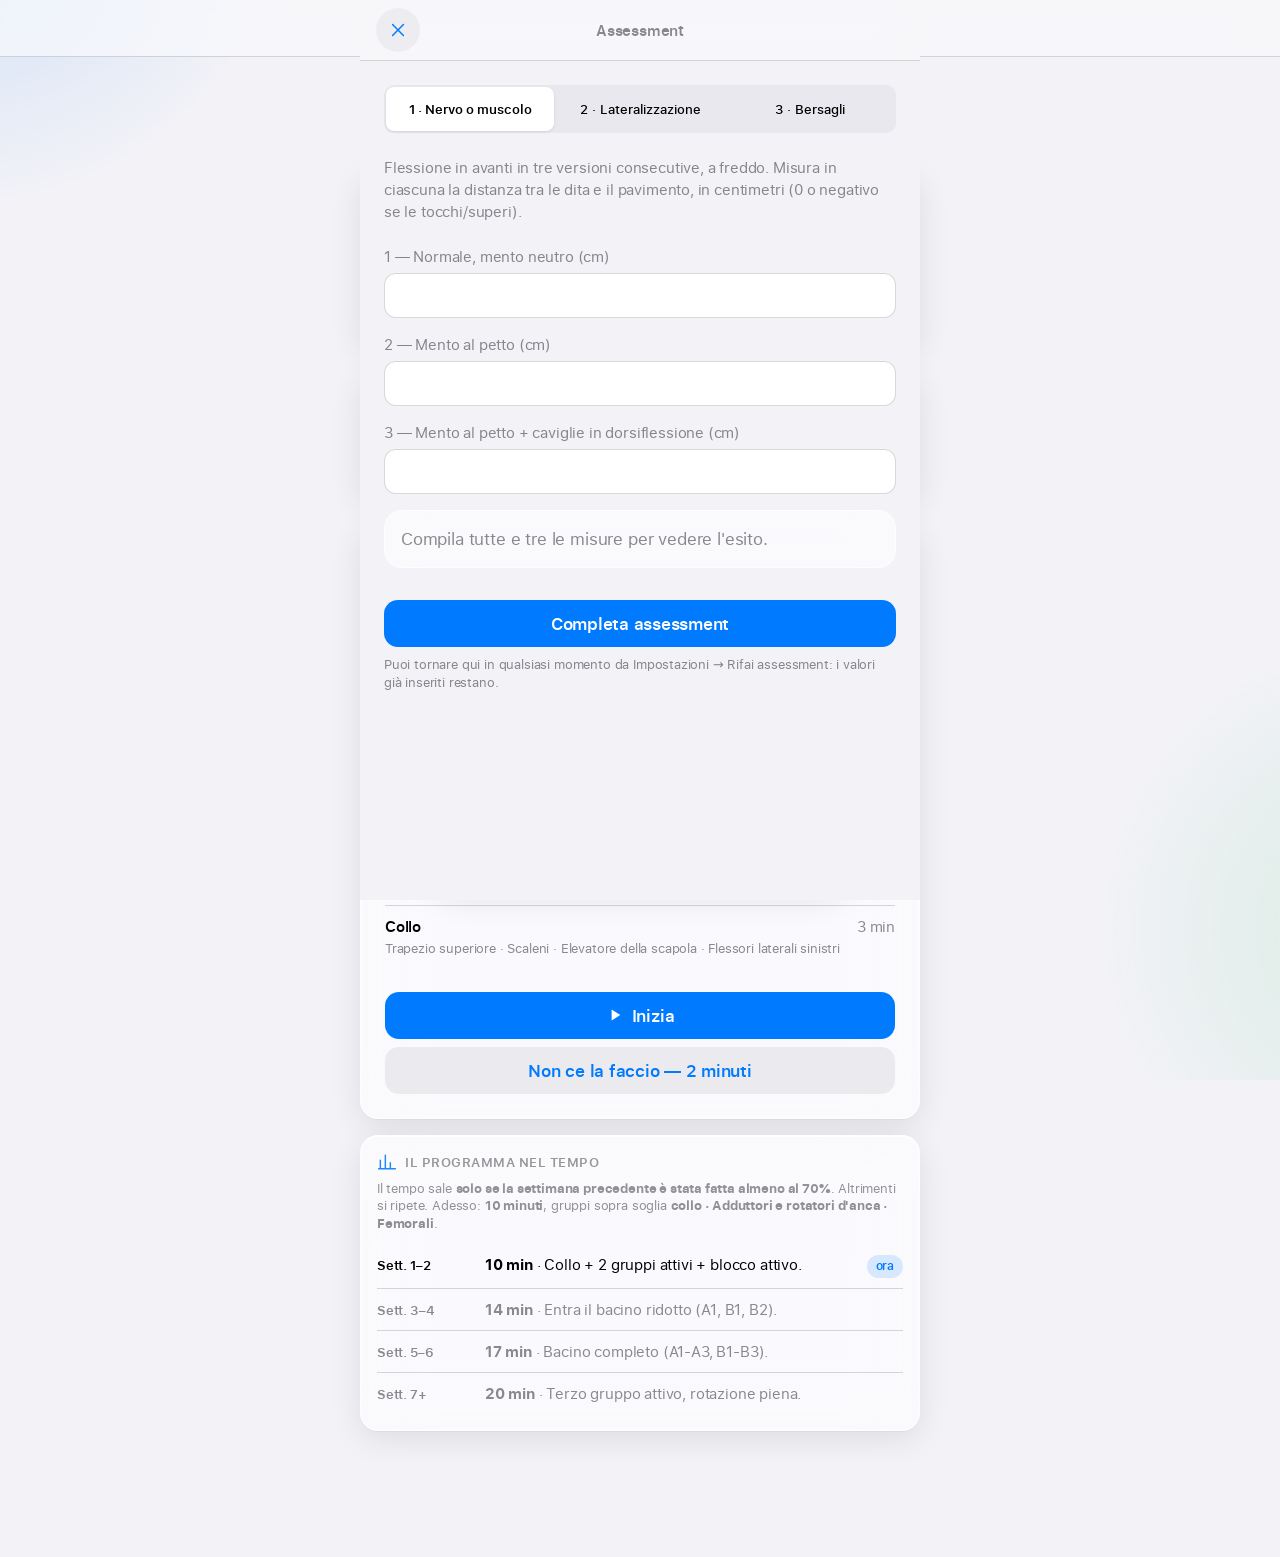
<file: index.html>
<!DOCTYPE html>
<html lang="it">
<head>
<meta charset="UTF-8">
<meta name="viewport" content="width=device-width, initial-scale=1, viewport-fit=cover, maximum-scale=1">
<title>Mobilità — from 0 to hero</title>

<link rel="manifest" href="manifest.json">
<meta name="theme-color" content="#F2F2F7" media="(prefers-color-scheme: light)">
<meta name="theme-color" content="#000000" media="(prefers-color-scheme: dark)">

<!-- iOS home screen -->
<meta name="apple-mobile-web-app-capable" content="yes">
<meta name="apple-mobile-web-app-status-bar-style" content="default">
<meta name="apple-mobile-web-app-title" content="Mobilità">
<link rel="apple-touch-icon" href="icons/apple-touch-icon.png">
<link rel="icon" href="icons/icon-192.png">

<link rel="stylesheet" href="css/style.css">
<script src="config.js"></script>
</head>
<body>

<div id="app">

  <header class="app-header">
    <div class="app-header__interno">
      <span class="app-header__title">Mobilità</span>
      <span style="display:flex;align-items:center;gap:10px">
        <span class="app-header__streak" id="streak-indicator" title="Giorni consecutivi"></span>
        <span class="sync-dot is-off" id="sync-dot" title="Sync non configurato"></span>
      </span>
    </div>
  </header>

  <main class="app-main">

    <!-- ============ VISTA: OGGI ============ -->
    <section class="view" id="view-oggi" data-view="oggi">
      <div id="oggi-body"></div>
    </section>

    <!-- ============ VISTA: PROGRESSI ============ -->
    <section class="view" id="view-progressi" data-view="progressi" hidden>
      <div id="progressi-body"></div>
    </section>

    <!-- ============ VISTA: IMPOSTAZIONI ============ -->
    <section class="view" id="view-impostazioni" data-view="impostazioni" hidden>
      <div class="vista-intestazione">
        <h1 class="titolo-grande">Impostazioni</h1>
      </div>
      <ul class="settings-list">
        <li><button class="btn btn-secondary" id="btn-rifai-assessment">Rifai assessment</button></li>
      </ul>

      <div class="vetro scheda" style="margin-top:16px">
        <div class="scheda__testa">
          <span class="occhiello">Sincronizzazione</span>
          <span class="sync-dot is-off" id="sync-dot-settings" style="margin-left:auto"></span>
        </div>
        <p class="didascalia" id="sync-stato" style="margin-bottom:12px"></p>
        <button class="btn btn-secondary" id="btn-sync-ora">Sincronizza adesso</button>
        <button class="btn btn-secondary" id="btn-svuota-cache" style="margin-top:8px">Svuota cache e ricarica</button>
        <p class="didascalia" style="margin-top:12px">
          I dati stanno in un repo privato su GitHub: è quello che li fa comparire anche sugli altri dispositivi.
          Se una versione vecchia resta incastrata, "svuota cache" è la via d'uscita.
        </p>
      </div>

      <div class="vetro scheda">
        <div class="scheda__testa"><span class="occhiello">Promemoria</span></div>
        <p class="didascalia" id="notifiche-stato" style="margin-bottom:12px"></p>
        <button class="btn btn-secondary" id="btn-attiva-notifiche">Attiva le notifiche</button>
        <button class="btn btn-secondary" id="btn-prova-notifica" style="margin-top:8px" hidden>Notifica di prova</button>
        <button class="btn btn-secondary" id="btn-reimposta-iscrizione" style="margin-top:8px" hidden>Rigenera l'iscrizione push</button>

        <div class="orari" id="orari-notifiche">
          <div class="riga-orario">
            <div>
              <div class="riga-orario__nome">Promemoria serale</div>
              <div class="riga-orario__nota">"Hai corso oggi?" — apre la sessione giusta</div>
            </div>
            <input type="time" id="ora-principale" class="campo-ora">
          </div>
          <div class="riga-orario">
            <div>
              <div class="riga-orario__nome">Recupero</div>
              <div class="riga-orario__nota">Solo se non l'hai fatta. Propone i 2 minuti</div>
            </div>
            <div class="riga-orario__controlli">
              <input type="time" id="ora-recupero" class="campo-ora">
              <label class="interruttore"><input type="checkbox" id="attiva-recupero"><span></span></label>
            </div>
          </div>
          <div class="riga-orario">
            <div>
              <div class="riga-orario__nome">Giorno di palestra</div>
              <div class="riga-orario__nota">Ricorda la loaded mobility</div>
            </div>
            <div class="riga-orario__controlli">
              <input type="time" id="ora-palestra" class="campo-ora">
              <label class="interruttore"><input type="checkbox" id="attiva-palestra"><span></span></label>
            </div>
          </div>
          <div class="riga-orario">
            <div>
              <div class="riga-orario__nome">Riepilogo domenicale</div>
              <div class="riga-orario__nota">Gruppi sotto soglia e streak</div>
            </div>
            <div class="riga-orario__controlli">
              <input type="time" id="ora-settimanale" class="campo-ora">
              <label class="interruttore"><input type="checkbox" id="attiva-settimanale"><span></span></label>
            </div>
          </div>
          <p class="didascalia" style="margin-top:8px">
            Gli orari valgono entro un quarto d'ora: il controllo gira ogni 15 minuti.
            Massimo 2 notifiche al giorno — oltre, si disattivano e si perde tutto il sistema.
          </p>
        </div>
        <div id="sub-blocco" hidden style="margin-top:12px">
          <p class="didascalia" style="margin-bottom:8px">
            Copia questo testo e incollalo nel secret <strong>PUSH_SUBSCRIPTION</strong> del repo. Una volta sola.
          </p>
          <textarea id="subOut" rows="5" readonly class="campo-testo"></textarea>
          <button class="btn btn-secondary" id="btn-copia-sub" style="margin-top:8px">Copia negli appunti</button>
        </div>
        <p class="didascalia" id="notifiche-nota" style="margin-top:12px"></p>
      </div>

      <div class="vetro scheda">
        <div class="scheda__testa"><span class="occhiello">Programma</span></div>
        <p class="didascalia" id="impostazioni-stato"></p>
      </div>

      <!-- Reset: due passaggi distinti e una conferma scritta, perché
           premuto per sbaglio cancellerebbe assessment e storico. -->
      <div class="vetro scheda zona-pericolo">
        <div class="scheda__testa">
          <span class="occhiello" style="color:var(--rosso)">Azzeramento</span>
        </div>
        <p class="didascalia" style="margin-bottom:12px">
          Durante le prove l'app registra sessioni vere. Qui le togli.
        </p>

        <button class="btn btn-secondary" id="btn-reset-storico">Cancella solo lo storico delle sessioni</button>
        <p class="didascalia" style="margin:8px 0 16px">Tiene assessment, foto e impostazioni.</p>

        <button class="btn btn-secondary btn-pericolo" id="btn-reset-tutto">Azzera tutto</button>
        <div id="reset-conferma" hidden style="margin-top:12px">
          <p class="didascalia" style="margin-bottom:8px">
            Cancella <strong>assessment, foto, storico e impostazioni</strong>. Non è reversibile.
            Scrivi <strong>AZZERA</strong> per confermare.
          </p>
          <div class="field">
            <input type="text" id="reset-parola" placeholder="AZZERA" autocapitalize="characters" autocomplete="off">
          </div>
          <button class="btn btn-pericolo" id="btn-reset-conferma" disabled>Azzera definitivamente</button>
          <button class="btn btn-secondary" id="btn-reset-annulla" style="margin-top:8px">Annulla</button>
        </div>
      </div>
    </section>

    <!-- ============ OVERLAY: SESSIONE ============ -->
    <section class="view view-overlay" id="view-sessione" data-view="sessione" hidden>
      <header class="overlay-header">
        <button class="btn-icon" id="btn-chiudi-sessione" aria-label="Chiudi sessione"></button>
        <span id="sessione-progress"></span>
        <button class="btn-icon" id="btn-pausa-sessione" aria-label="Pausa" hidden></button>
      </header>
      <div class="overlay-body" id="sessione-body"></div>
    </section>

    <!-- ============ OVERLAY: ASSESSMENT ============ -->
    <section class="view view-overlay" id="view-assessment" data-view="assessment" hidden>
      <header class="overlay-header">
        <button class="btn-icon" id="btn-chiudi-assessment" aria-label="Chiudi assessment"></button>
        <span>Assessment</span>
        <span style="width:44px;flex:0 0 auto"></span>
      </header>
      <div class="overlay-body" id="assessment-body"></div>
    </section>

  </main>

  <nav class="bottom-nav">
    <button class="bottom-nav__item is-active" data-nav-target="oggi">
      <span class="bottom-nav__icon" data-icona="casa"></span>
      <span class="bottom-nav__label">Oggi</span>
    </button>
    <button class="bottom-nav__item" data-nav-target="progressi">
      <span class="bottom-nav__icon" data-icona="grafico"></span>
      <span class="bottom-nav__label">Progressi</span>
    </button>
    <button class="bottom-nav__item" data-nav-target="impostazioni">
      <span class="bottom-nav__icon" data-icona="ingranaggio"></span>
      <span class="bottom-nav__label">Impostazioni</span>
    </button>
  </nav>

</div>

<script type="module" src="js/app.js"></script>
</body>
</html>
</file>
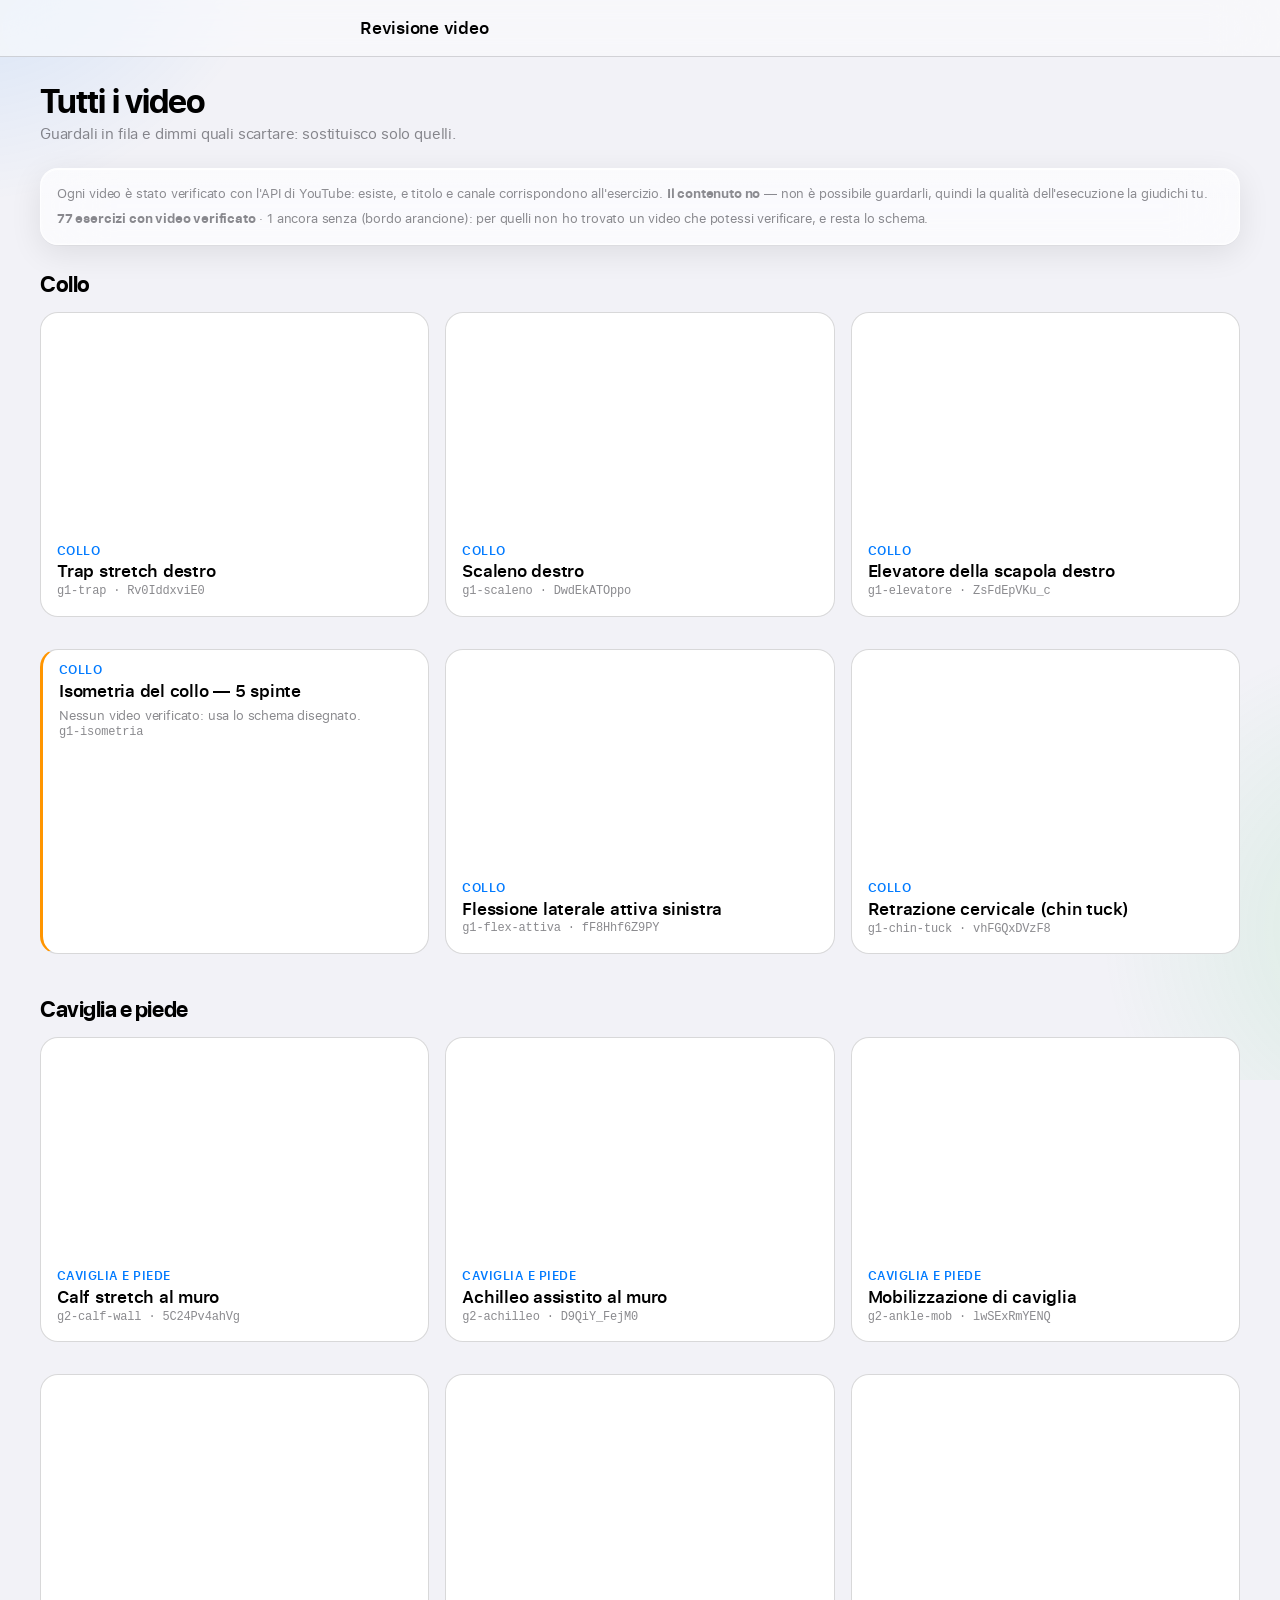
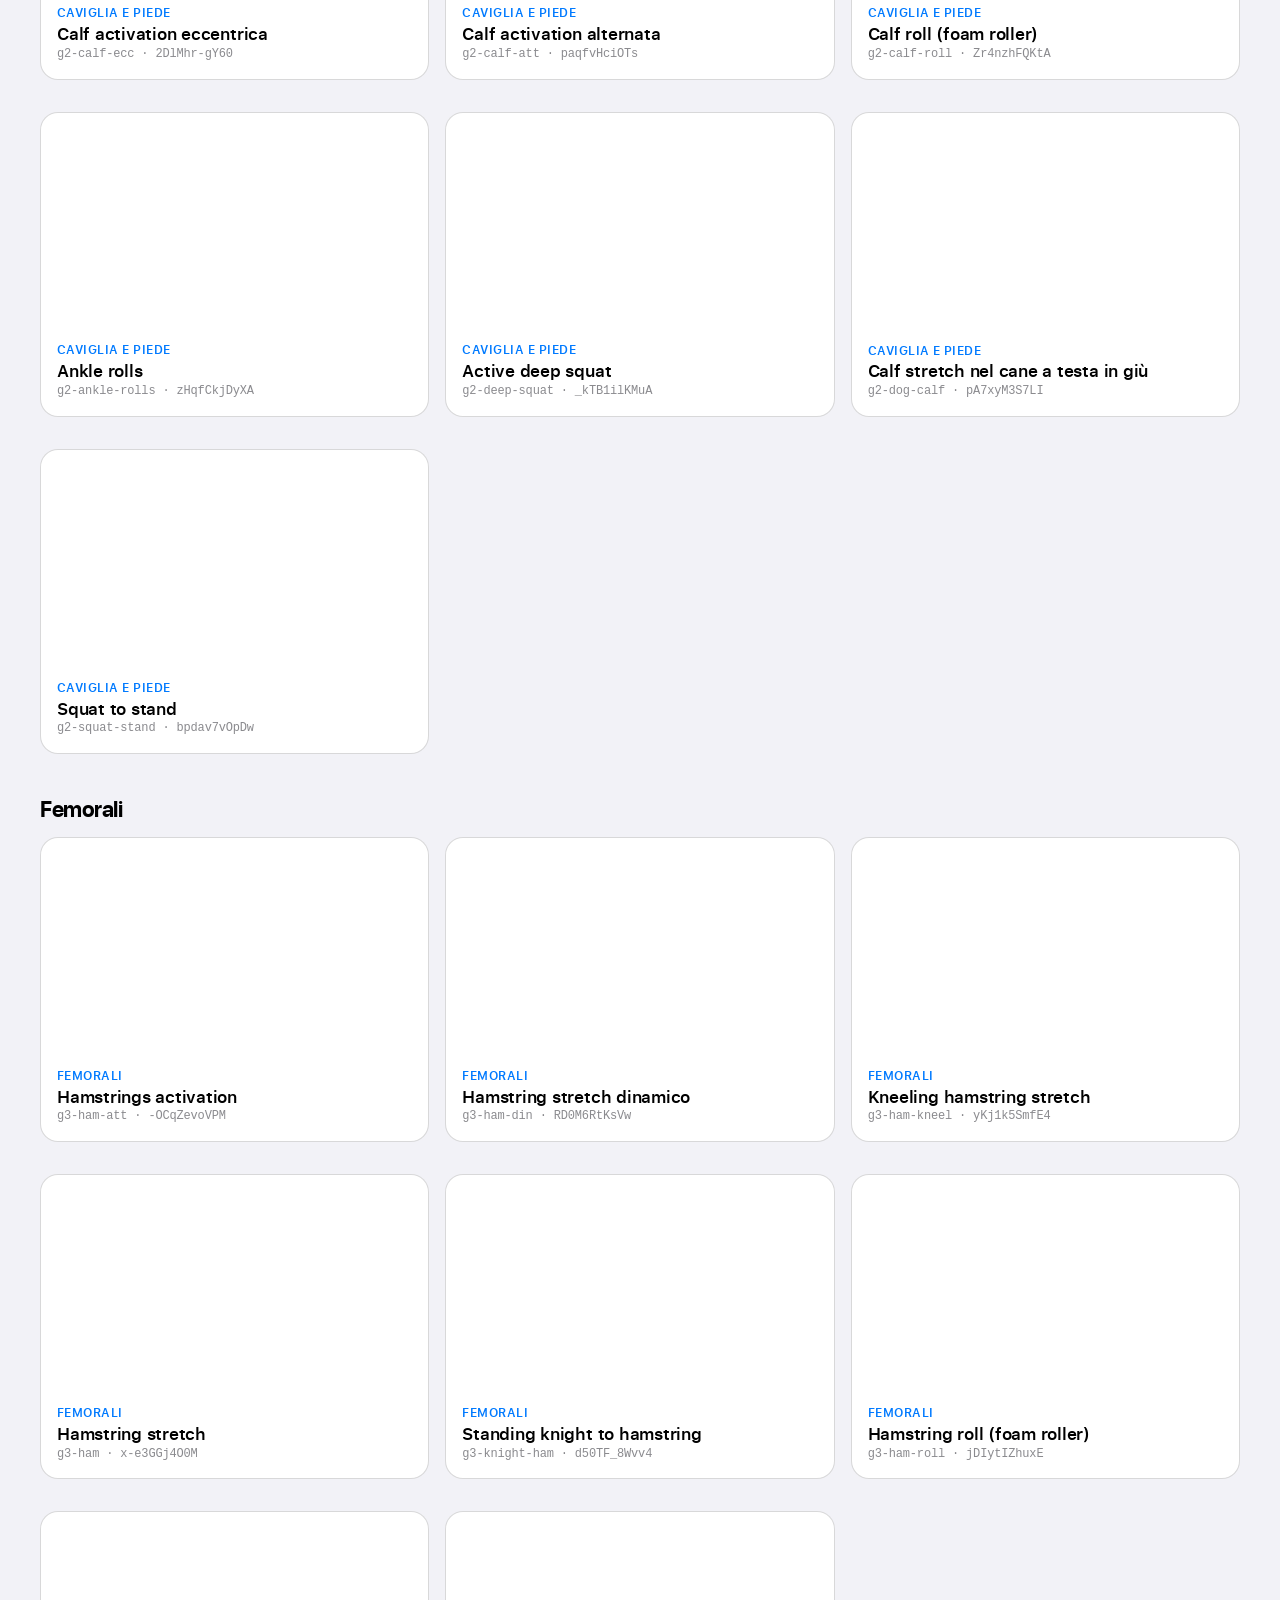
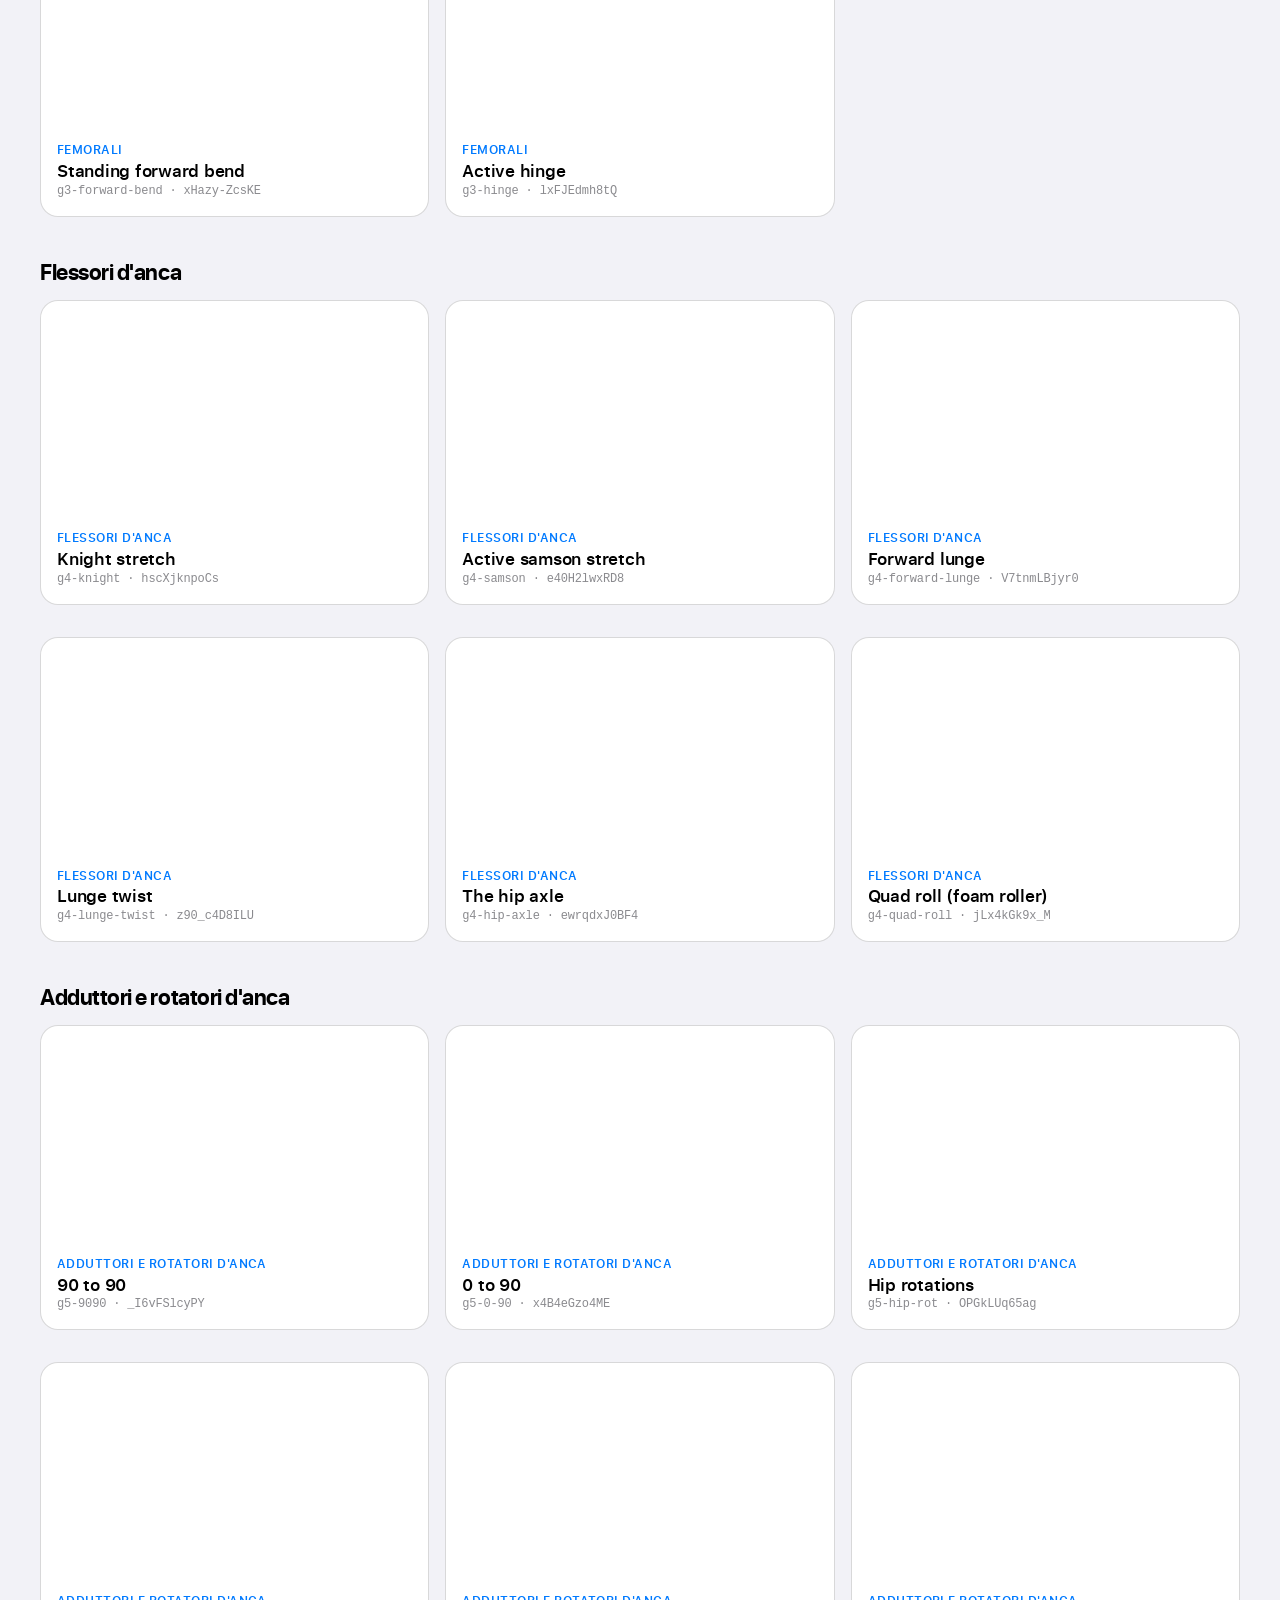
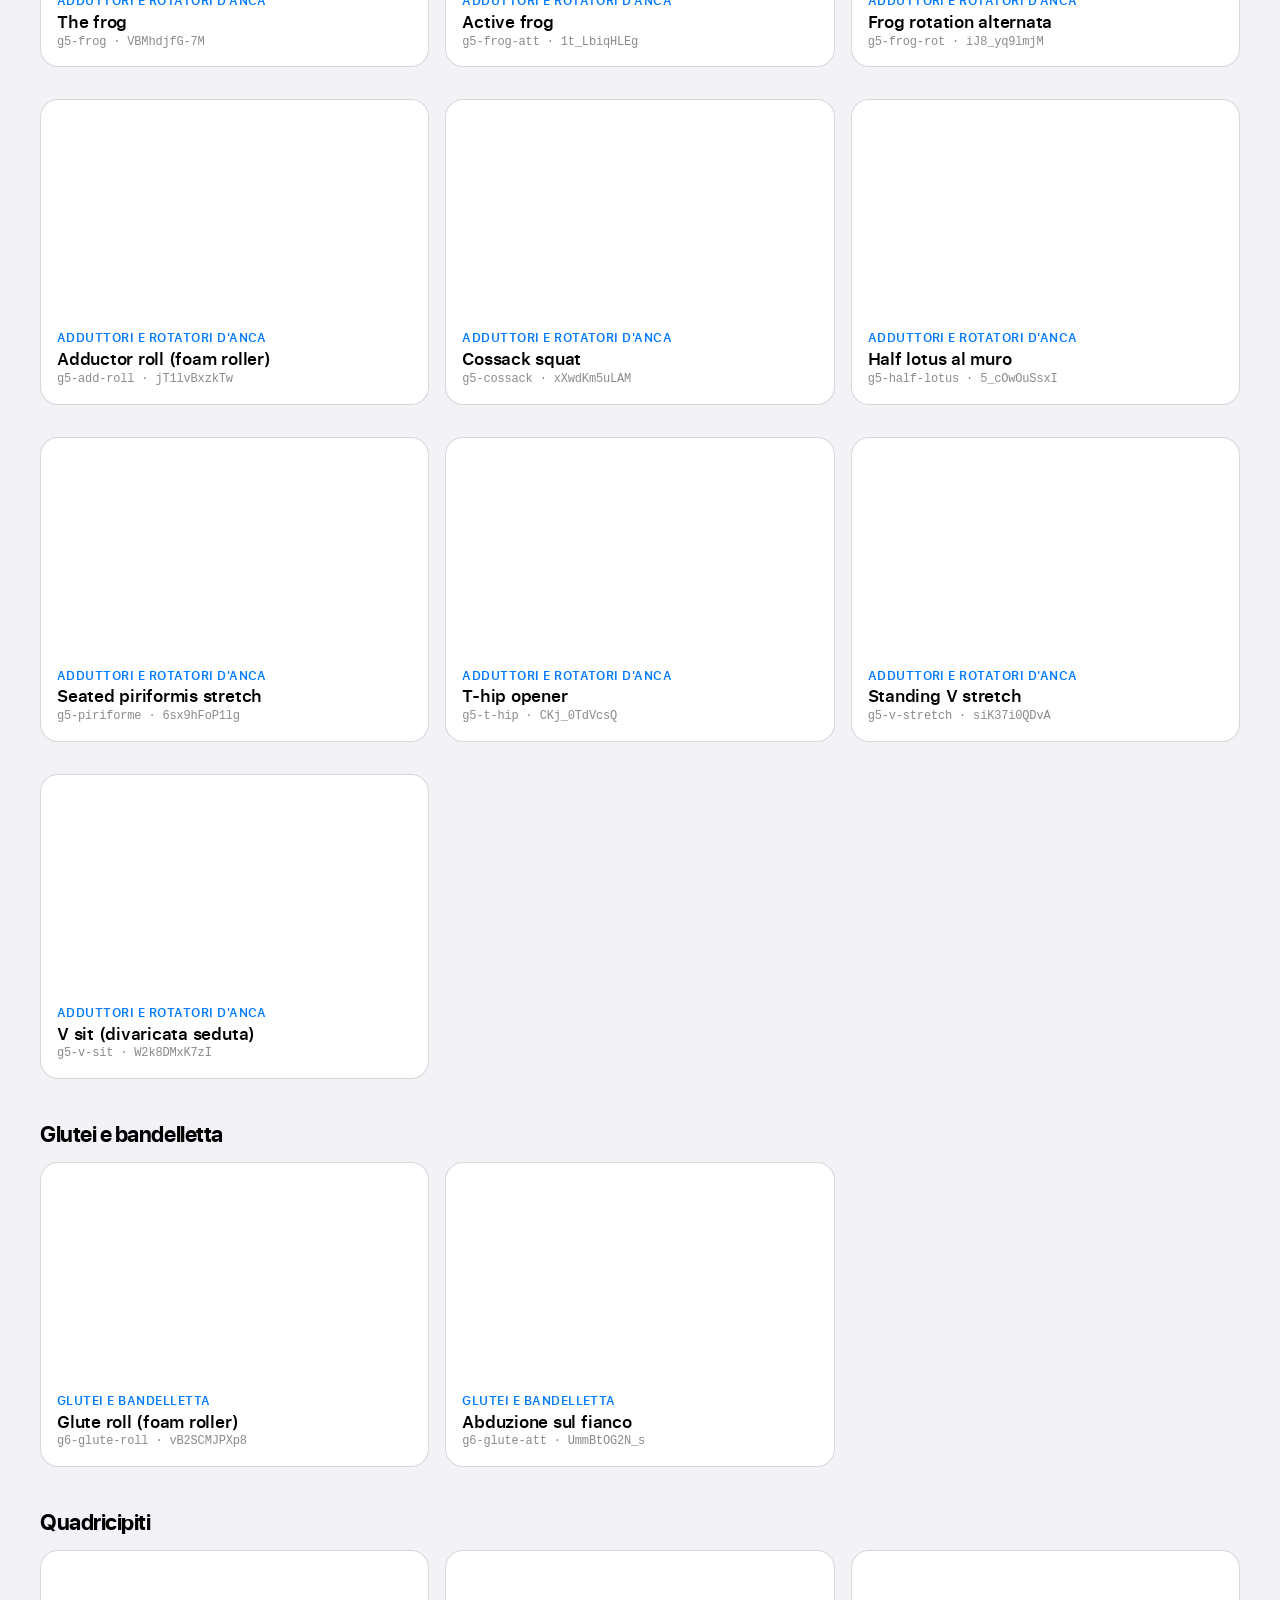
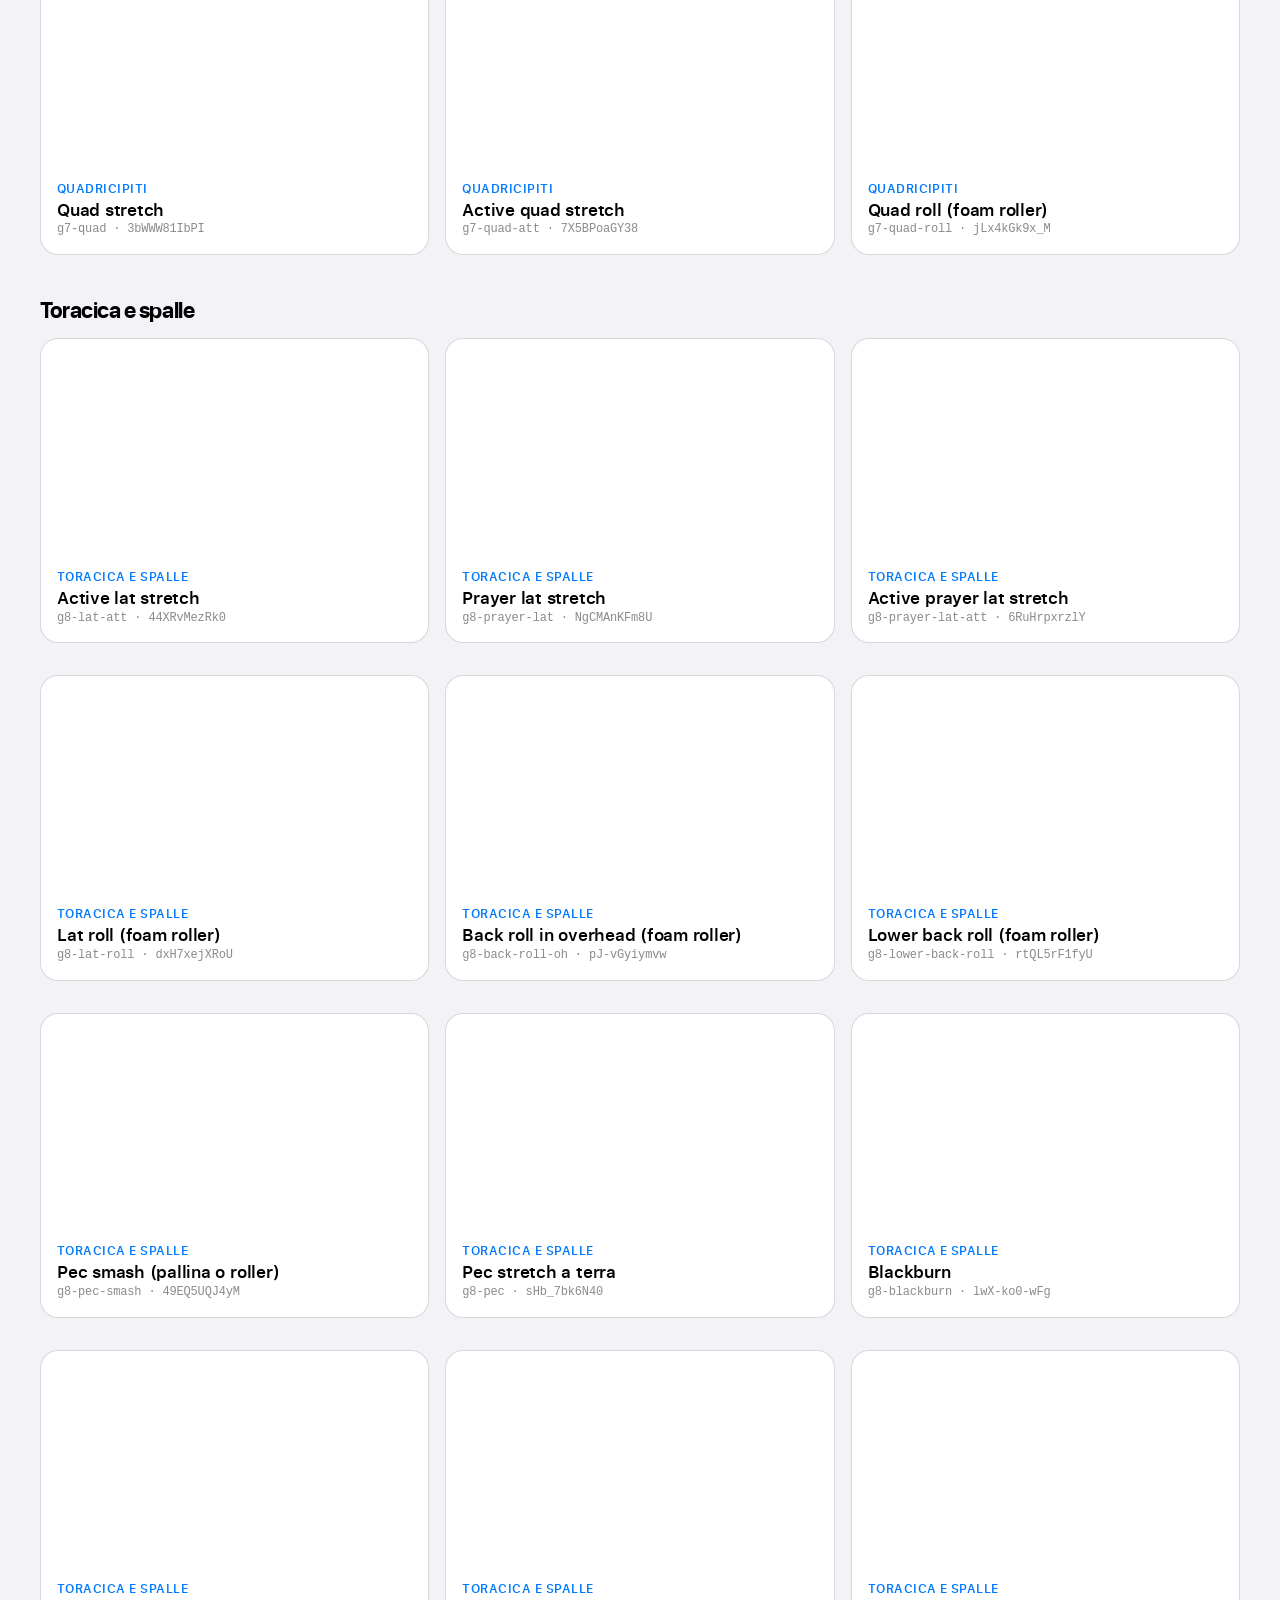
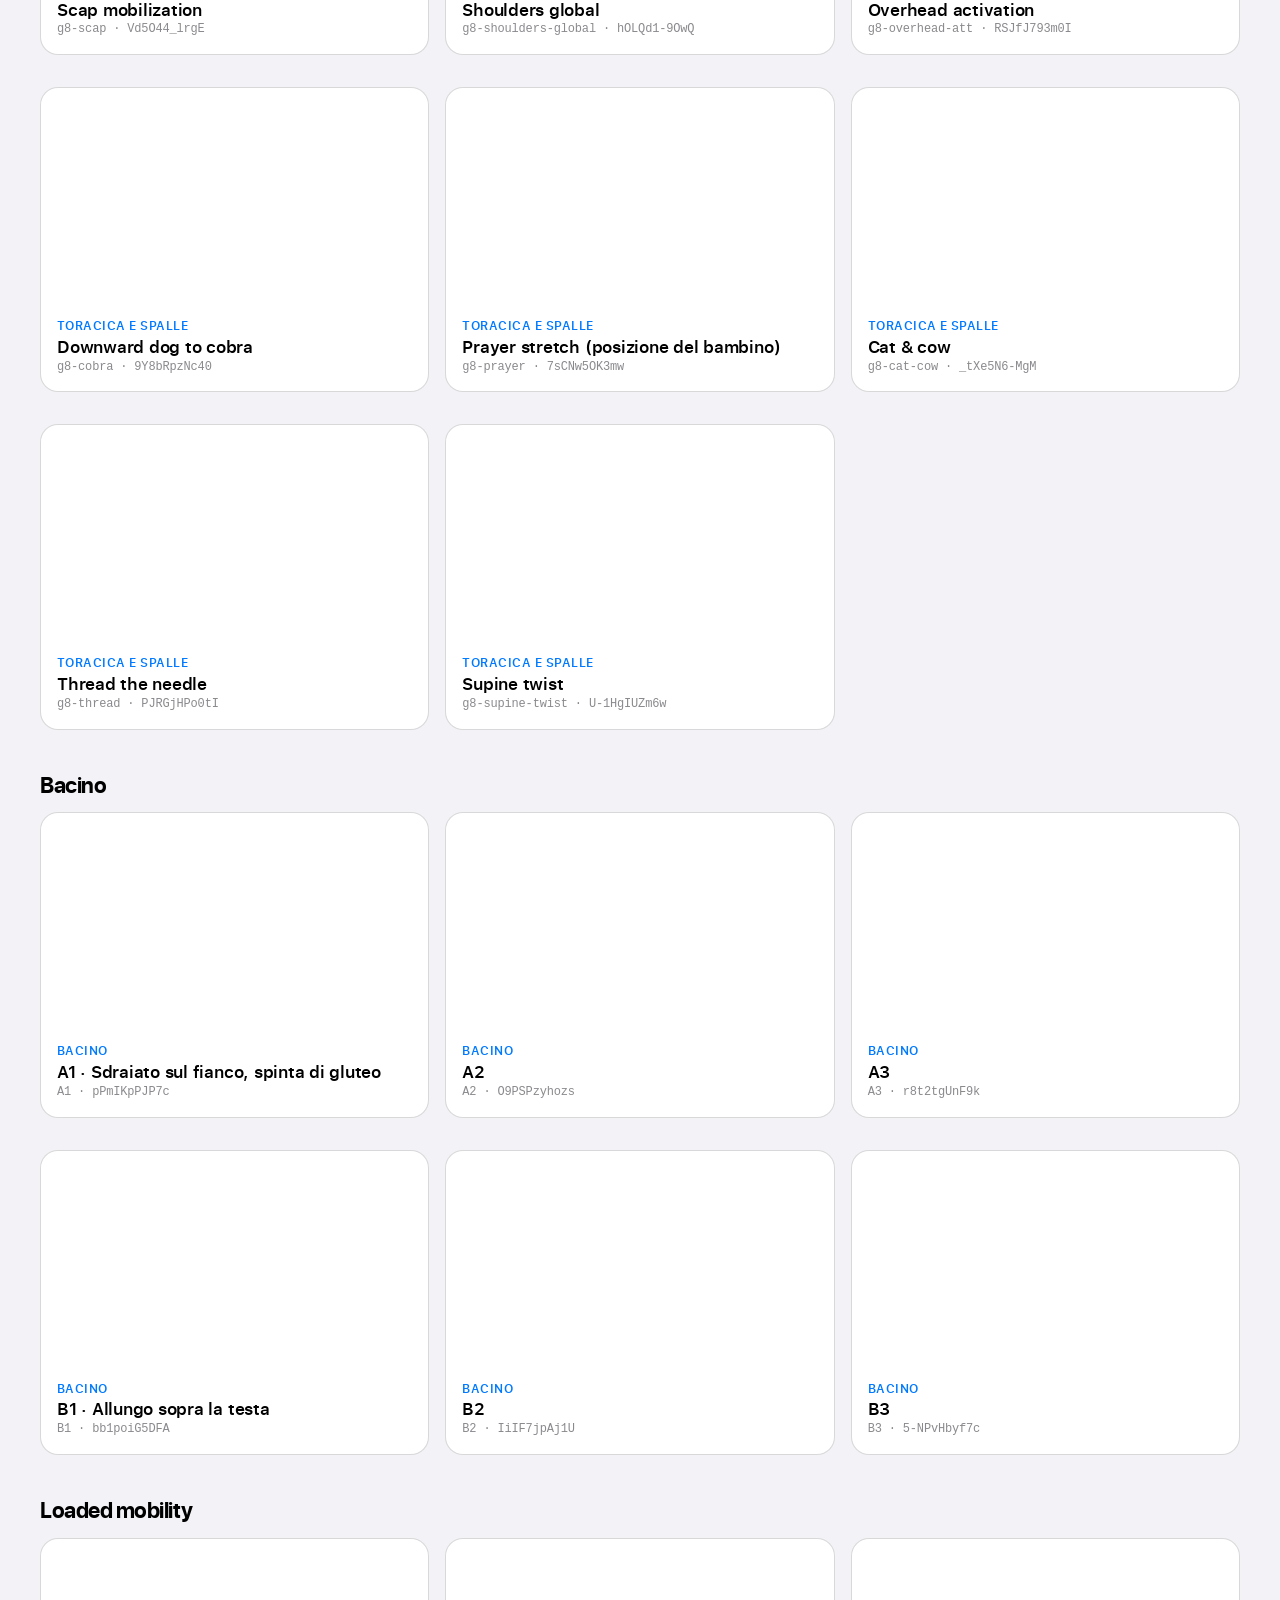
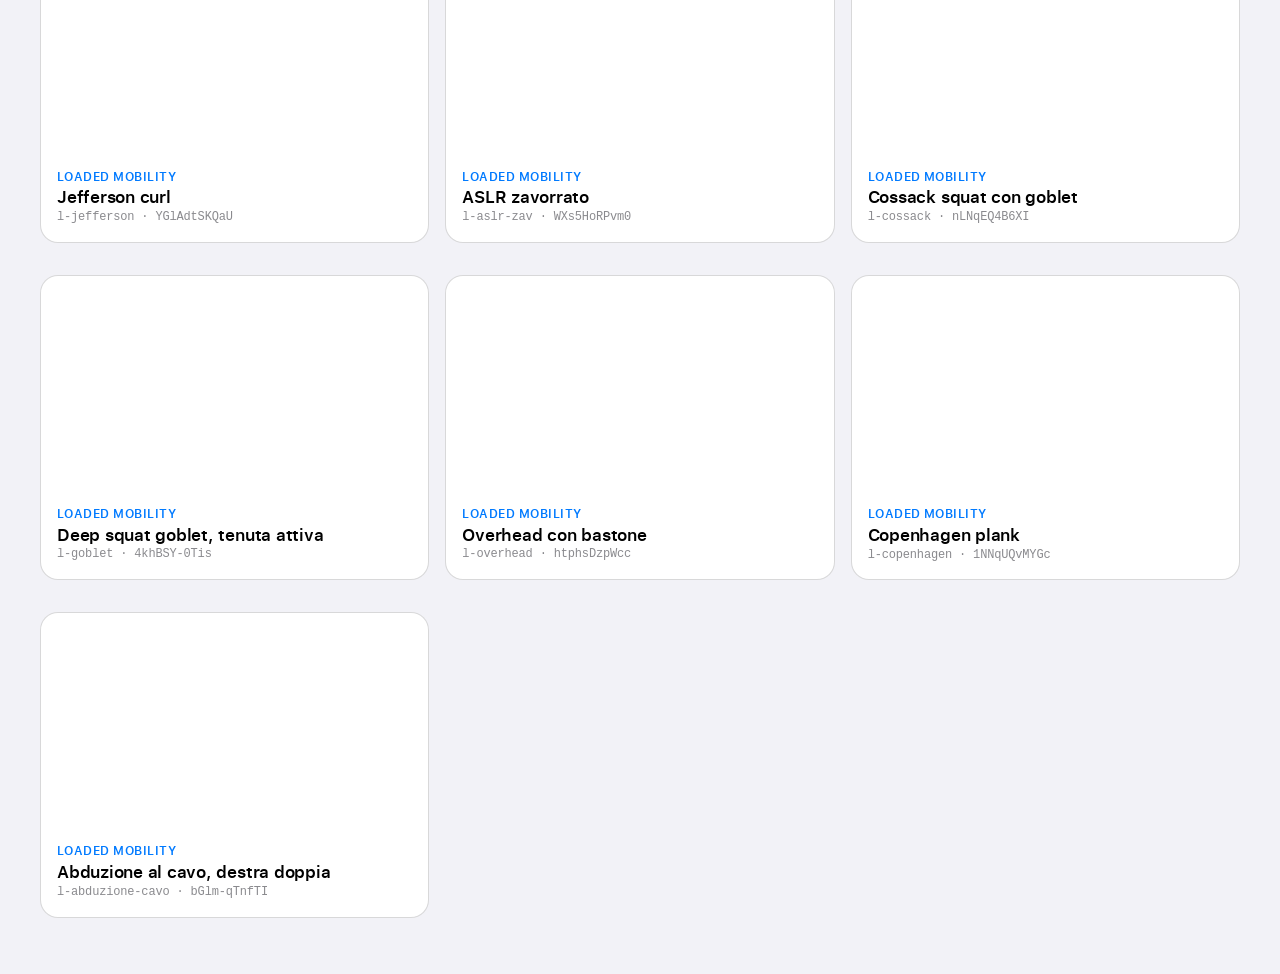
<file: anteprima-video.html>
<!DOCTYPE html>
<html lang="it">
<head>
<meta charset="UTF-8">
<meta name="viewport" content="width=device-width, initial-scale=1, viewport-fit=cover">
<title>Revisione video</title>
<link rel="stylesheet" href="css/style.css">
<style>
  .video-card { background: var(--sfondo-2); border: 0.5px solid var(--separatore); border-radius: var(--raggio); overflow: hidden; margin-bottom: 16px; }
  .video-card iframe { width: 100%; aspect-ratio: 16/9; border: 0; display: block; }
  .video-card__corpo { padding: 12px 16px 16px; }
  .video-card__id { font-family: ui-monospace, monospace; font-size: 12px; color: var(--etichetta-2); }
  .video-card__gruppo { font-size: 12px; font-weight: 600; letter-spacing: .04em; text-transform: uppercase; color: var(--blu); }
  .senza-video { border-left: 3px solid var(--arancio); }
  .colonne { display: grid; grid-template-columns: repeat(auto-fill, minmax(320px, 1fr)); gap: 16px; }
</style>
</head>
<body>
<div id="app">
  <header class="app-header">
    <div class="app-header__interno"><span class="app-header__title">Revisione video</span></div>
  </header>
  <main class="app-main" style="padding-bottom:40px">
    <div style="max-width:1200px;margin-inline:auto">
      <div class="vista-intestazione">
        <h1 class="titolo-grande">Tutti i video</h1>
        <p class="sottotitolo">Guardali in fila e dimmi quali scartare: sostituisco solo quelli.</p>
      </div>

      <div class="vetro scheda">
        <p class="didascalia" style="margin:0 0 8px">
          Ogni video è stato verificato con l'API di YouTube: esiste, e titolo e canale corrispondono all'esercizio.
          <strong>Il contenuto no</strong> — non è possibile guardarli, quindi la qualità dell'esecuzione la giudichi tu.
        </p>
        <p class="didascalia" style="margin:0" id="conteggio"></p>
      </div>

      <div id="elenco"></div>
    </div>
  </main>
</div>

<script type="module">
import { GRUPPI, BACINO, LOADED } from "./js/esercizi.js";

const elenco = document.getElementById("elenco");
const tutti = [
  ...Object.values(GRUPPI).map((g) => [g.nome, g.esercizi]),
  [BACINO.nome, BACINO.esercizi],
  [LOADED.nome, LOADED.esercizi],
];

let conVideo = 0, senzaVideo = 0;
const sezioni = [];

for (const [nomeGruppo, esercizi] of tutti) {
  const schede = esercizi.map((ex) => {
    if (ex.video) {
      conVideo++;
      return `<div class="video-card">
        <iframe loading="lazy" src="https://www.youtube-nocookie.com/embed/${ex.video}?rel=0&playsinline=1"
                title="${ex.nome}" allowfullscreen></iframe>
        <div class="video-card__corpo">
          <div class="video-card__gruppo">${nomeGruppo}</div>
          <div class="testata">${ex.nome}</div>
          <div class="video-card__id">${ex.id} · ${ex.video}</div>
        </div>
      </div>`;
    }
    senzaVideo++;
    return `<div class="video-card senza-video">
      <div class="video-card__corpo">
        <div class="video-card__gruppo">${nomeGruppo}</div>
        <div class="testata">${ex.nome}</div>
        <div class="didascalia" style="margin-top:4px">Nessun video verificato: usa lo schema disegnato.</div>
        <div class="video-card__id">${ex.id}</div>
      </div>
    </div>`;
  }).join("");
  sezioni.push(`<h2 class="titolo-2" style="margin:24px 0 12px">${nomeGruppo}</h2><div class="colonne">${schede}</div>`);
}

elenco.innerHTML = sezioni.join("");
document.getElementById("conteggio").innerHTML =
  `<strong>${conVideo} esercizi con video verificato</strong> · ${senzaVideo} ancora senza (bordo arancione): per quelli non ho trovato un video che potessi verificare, e resta lo schema.`;
</script>
</body>
</html>
</file>
<file: css/style.css>
/* =========================================================================
   Mobilità — sistema di design in linguaggio Apple.
   Chiarezza, Deferenza, Profondità: il contenuto comanda, la cromatura
   arretra, la gerarchia nasce dalla stratificazione traslucida.
   Tipografia SF Pro (17pt corpo, 34pt titolo), colori semantici validi in
   chiaro e scuro, spaziatura a multipli di 8, tocchi minimi 44pt.
   ========================================================================= */

/* --- SF Pro self-hosted: non dipende dal sistema, quindi resta identico
   anche fuori da iOS e offline. Text per il corpo, Display per i titoli. --- */
@font-face {
  font-family: "SF Pro Text"; font-style: normal; font-weight: 400; font-display: swap;
  src: url("../fonts/sf-pro-text-regular.woff2") format("woff2");
}
@font-face {
  font-family: "SF Pro Text"; font-style: normal; font-weight: 500; font-display: swap;
  src: url("../fonts/sf-pro-text-medium.woff2") format("woff2");
}
@font-face {
  font-family: "SF Pro Text"; font-style: normal; font-weight: 600; font-display: swap;
  src: url("../fonts/sf-pro-text-semibold.woff2") format("woff2");
}
@font-face {
  font-family: "SF Pro Text"; font-style: normal; font-weight: 700; font-display: swap;
  src: url("../fonts/sf-pro-text-bold.woff2") format("woff2");
}
@font-face {
  font-family: "SF Pro Display"; font-style: normal; font-weight: 600; font-display: swap;
  src: url("../fonts/sf-pro-display-semibold.woff2") format("woff2");
}
@font-face {
  font-family: "SF Pro Display"; font-style: normal; font-weight: 700; font-display: swap;
  src: url("../fonts/sf-pro-display-bold.woff2") format("woff2");
}

:root {
  /* --- colori semantici, modalità chiara --- */
  --blu: #007AFF;
  --blu-premuto: #0062CC;
  --verde: #34C759;
  --arancio: #FF9500;
  --rosso: #FF3B30;

  --etichetta: #000000;
  --etichetta-2: rgba(60, 60, 67, 0.60);
  --etichetta-3: rgba(60, 60, 67, 0.30);
  --separatore: rgba(60, 60, 67, 0.20);

  --sfondo: #F2F2F7;
  --sfondo-2: #FFFFFF;
  --riempimento: rgba(120, 120, 128, 0.12);
  --riempimento-2: rgba(120, 120, 128, 0.08);

  /* --- Liquid Glass --- Il vetro non è "bianco trasparente": è un
     materiale. Serve la rifrazione (blur + saturazione), un bordo che
     raccoglie la luce, e un riflesso speculare sul bordo superiore.
     Senza il riflesso resta una scatola opaca. */
  --vetro: rgba(255, 255, 255, 0.62);
  --vetro-bordo: rgba(255, 255, 255, 0.7);
  --vetro-luce: rgba(255, 255, 255, 0.9);
  --vetro-ombra:
    0 1px 1px rgba(0, 0, 0, 0.04),
    0 8px 32px rgba(0, 0, 0, 0.09),
    inset 0 1px 0 var(--vetro-luce),
    inset 0 -1px 0 rgba(255, 255, 255, 0.25);
  --vetro-barra: rgba(249, 249, 251, 0.7);
  --sfocatura: 32px;

  /* --- ambiente cromatico: dà qualcosa da rifrangere al vetro --- */
  --alone-1: rgba(0, 122, 255, 0.16);
  --alone-2: rgba(52, 199, 89, 0.13);

  /* --- spaziatura: multipli di 8 --- */
  --sp-05: 4px;
  --sp-1: 8px;
  --sp-2: 16px;
  --sp-3: 24px;
  --sp-4: 32px;
  --sp-5: 40px;

  --raggio: 18px;
  --raggio-s: 12px;
  --tocco: 44px;

  --sicura-alto: env(safe-area-inset-top, 0px);
  --sicura-basso: env(safe-area-inset-bottom, 0px);
  --colonna: 560px;
}

@media (prefers-color-scheme: dark) {
  :root {
    --blu: #0A84FF;
    --blu-premuto: #409CFF;
    --verde: #30D158;
    --arancio: #FF9F0A;
    --rosso: #FF453A;

    --etichetta: #FFFFFF;
    --etichetta-2: rgba(235, 235, 245, 0.60);
    --etichetta-3: rgba(235, 235, 245, 0.30);
    --separatore: rgba(84, 84, 88, 0.60);

    --sfondo: #000000;
    --sfondo-2: #1C1C1E;
    --riempimento: rgba(120, 120, 128, 0.24);
    --riempimento-2: rgba(120, 120, 128, 0.16);

    --vetro: rgba(28, 28, 30, 0.62);
    --vetro-bordo: rgba(255, 255, 255, 0.14);
    --vetro-luce: rgba(255, 255, 255, 0.16);
    --vetro-ombra:
      0 1px 1px rgba(0, 0, 0, 0.4),
      0 8px 32px rgba(0, 0, 0, 0.5),
      inset 0 1px 0 var(--vetro-luce),
      inset 0 -1px 0 rgba(255, 255, 255, 0.05);
    --vetro-barra: rgba(18, 18, 20, 0.68);

    --alone-1: rgba(10, 132, 255, 0.24);
    --alone-2: rgba(48, 209, 88, 0.16);
  }
}

* { box-sizing: border-box; }

/* L'attributo hidden deve battere qualsiasi display impostato più sotto. */
[hidden] { display: none !important; }

html, body { height: 100%; margin: 0; }

body {
  background: var(--sfondo);
  color: var(--etichetta);
  font-family: "SF Pro Text", -apple-system, BlinkMacSystemFont, "Segoe UI", system-ui, sans-serif;
  font-size: 17px;
  line-height: 1.4;
  letter-spacing: -0.01em;
  -webkit-font-smoothing: antialiased;
  -webkit-tap-highlight-color: transparent;
  overscroll-behavior-y: none;
}

/* Ambiente: aloni morbidi che il vetro rifrange. Deferenza — non si notano. */
body::before {
  content: "";
  position: fixed;
  inset: -20%;
  z-index: -1;
  background:
    radial-gradient(42vw 42vw at 12% 4%, var(--alone-1), transparent 62%),
    radial-gradient(38vw 38vw at 92% 88%, var(--alone-2), transparent 60%);
  pointer-events: none;
}

#app { display: flex; flex-direction: column; min-height: 100dvh; }

/* ============================ tipografia ============================ */

.titolo-grande { font-family: "SF Pro Display", "SF Pro Text", -apple-system, sans-serif; font-size: 34px; font-weight: 700; letter-spacing: -0.026em; line-height: 1.12; margin: 0; }
.titolo-2      { font-family: "SF Pro Display", "SF Pro Text", -apple-system, sans-serif; font-size: 22px; font-weight: 700; letter-spacing: -0.021em; margin: 0; }
.testata       { font-size: 17px; font-weight: 600; letter-spacing: -0.014em; margin: 0; }
.corpo         { font-size: 17px; }
.sottotitolo   { font-size: 15px; color: var(--etichetta-2); }
.didascalia    { font-size: 13px; color: var(--etichetta-2); line-height: 1.35; }
.mini          { font-size: 12px; color: var(--etichetta-2); }

.occhiello {
  font-size: 13px;
  font-weight: 600;
  letter-spacing: 0.04em;
  text-transform: uppercase;
  color: var(--etichetta-2);
}

.icona { display: block; flex: 0 0 auto; }

/* ============================ struttura ============================ */

.app-header {
  position: sticky;
  top: 0;
  z-index: 10;
  display: flex;
  align-items: center;
  justify-content: space-between;
  gap: var(--sp-2);
  padding: calc(var(--sicura-alto) + var(--sp-2)) var(--sp-3) var(--sp-2);
  background: var(--vetro-barra);
  backdrop-filter: saturate(190%) blur(var(--sfocatura));
  -webkit-backdrop-filter: saturate(190%) blur(var(--sfocatura));
  border-bottom: 0.5px solid var(--separatore);
}

.app-header__interno {
  max-width: var(--colonna);
  margin-inline: auto;
  width: 100%;
  display: flex;
  align-items: center;
  justify-content: space-between;
}

.app-header__title { font-size: 17px; font-weight: 600; letter-spacing: -0.014em; }

.app-header__streak {
  display: inline-flex;
  align-items: center;
  gap: 5px;
  font-size: 15px;
  font-weight: 600;
  color: var(--arancio);
  padding: 5px 11px;
  border-radius: 999px;
  background: var(--riempimento-2);
}

.app-main {
  flex: 1;
  overflow-y: auto;
  /* spazio per la pillola galleggiante in basso */
  padding: var(--sp-3) var(--sp-3) calc(110px + var(--sicura-basso));
}

.app-main > .view { max-width: var(--colonna); margin-inline: auto; width: 100%; }

.vista-intestazione { margin-bottom: var(--sp-3); }
.vista-intestazione .sottotitolo { margin-top: var(--sp-05); }

/* ============================ Liquid Glass ============================ */

.vetro {
  position: relative;
  background: var(--vetro);
  backdrop-filter: saturate(190%) blur(var(--sfocatura));
  -webkit-backdrop-filter: saturate(190%) blur(var(--sfocatura));
  border: 0.5px solid var(--vetro-bordo);
  border-radius: var(--raggio);
  box-shadow: var(--vetro-ombra);
  overflow: hidden;
}

/* Il riflesso speculare: una banda chiara sul bordo alto, che è quello
   che fa leggere la superficie come vetro invece che come pannello. */
.vetro::before {
  content: "";
  position: absolute;
  inset: 0 0 auto 0;
  height: 40%;
  background: linear-gradient(to bottom, rgba(255, 255, 255, 0.14), transparent);
  pointer-events: none;
}

@media (prefers-color-scheme: dark) {
  .vetro::before { background: linear-gradient(to bottom, rgba(255, 255, 255, 0.06), transparent); }
}

.scheda { padding: var(--sp-2) var(--sp-2) var(--sp-2); margin-bottom: var(--sp-2); }

.scheda__testa {
  display: flex;
  align-items: center;
  gap: var(--sp-1);
  margin-bottom: var(--sp-1);
  color: var(--etichetta-2);
}

.scheda__testa .icona { color: var(--blu); }

/* ============================ controlli ============================ */

.btn {
  display: inline-flex;
  align-items: center;
  justify-content: center;
  gap: var(--sp-1);
  min-height: var(--tocco);
  width: 100%;
  padding: 12px var(--sp-3);
  border: none;
  border-radius: 14px;
  font-family: inherit;
  font-size: 17px;
  font-weight: 600;
  letter-spacing: -0.014em;
  cursor: pointer;
  transition: transform 0.12s ease, background-color 0.12s ease, opacity 0.12s ease;
}

.btn:active { transform: scale(0.975); }

.btn-primary { background: var(--blu); color: #fff; }
.btn-primary:active { background: var(--blu-premuto); }

.btn-secondary {
  background: var(--riempimento);
  color: var(--blu);
}

.btn-testo {
  background: none;
  border: none;
  color: var(--blu);
  font-family: inherit;
  font-size: 17px;
  font-weight: 400;
  min-height: var(--tocco);
  padding: 0 var(--sp-1);
  cursor: pointer;
}

.btn-icon {
  display: inline-flex;
  align-items: center;
  justify-content: center;
  width: var(--tocco);
  height: var(--tocco);
  border: none;
  border-radius: 999px;
  background: var(--riempimento-2);
  color: var(--blu);
  cursor: pointer;
  flex: 0 0 auto;
}

.btn-icon:active { background: var(--riempimento); }

/* ============================ barra inferiore ============================ */

/* La barra non è attaccata al bordo: è una pillola di vetro che
   galleggia sopra il contenuto, come in iOS 26. */
.bottom-nav {
  position: fixed;
  left: 50%;
  transform: translateX(-50%);
  bottom: calc(var(--sp-1) + var(--sicura-basso));
  z-index: 15;
  display: flex;
  justify-content: center;
  gap: var(--sp-05);
  padding: 6px;
  width: min(calc(100% - 32px), 420px);
  background: var(--vetro-barra);
  backdrop-filter: saturate(190%) blur(var(--sfocatura));
  -webkit-backdrop-filter: saturate(190%) blur(var(--sfocatura));
  border: 0.5px solid var(--vetro-bordo);
  border-radius: 999px;
  box-shadow: var(--vetro-ombra);
}

.bottom-nav__item { border-radius: 999px; transition: background-color 0.2s ease, color 0.2s ease; }

/* La voce attiva è una pastiglia dentro la pillola, non solo un colore. */
.bottom-nav__item.is-active {
  background: var(--riempimento-2);
}

.bottom-nav__item {
  flex: 1 1 0;
  max-width: 160px;
  min-height: var(--tocco);
  display: flex;
  flex-direction: column;
  align-items: center;
  justify-content: center;
  gap: 3px;
  padding: 6px 0;
  border: none;
  background: none;
  color: var(--etichetta-2);
  font-family: inherit;
  font-size: 10px;
  font-weight: 500;
  letter-spacing: 0.01em;
  cursor: pointer;
}

.bottom-nav__item.is-active { color: var(--blu); }

/* ============================ overlay ============================ */

.view-overlay {
  position: fixed;
  inset: 0;
  z-index: 30;
  display: flex;
  flex-direction: column;
  background: var(--sfondo);
  padding-top: var(--sicura-alto);
  padding-bottom: var(--sicura-basso);
}

.overlay-header {
  display: flex;
  align-items: center;
  gap: var(--sp-2);
  padding: var(--sp-1) var(--sp-2);
  border-bottom: 0.5px solid var(--separatore);
  background: var(--vetro-barra);
  backdrop-filter: saturate(180%) blur(20px);
  -webkit-backdrop-filter: saturate(180%) blur(20px);
}

.overlay-header > span {
  flex: 1;
  text-align: center;
  font-size: 15px;
  font-weight: 600;
  color: var(--etichetta-2);
}

.overlay-body { flex: 1; overflow-y: auto; padding: var(--sp-3) var(--sp-3) var(--sp-4); }
.overlay-body > * { max-width: var(--colonna); margin-inline: auto; width: 100%; }

/* ============================ OGGI ============================ */

/* striscia settimanale: dice a colpo d'occhio che il programma è quotidiano */
.settimana {
  display: flex;
  justify-content: space-between;
  gap: var(--sp-05);
  padding: var(--sp-2) var(--sp-1);
  margin-bottom: var(--sp-2);
}

.giorno {
  flex: 1 1 0;
  display: flex;
  flex-direction: column;
  align-items: center;
  gap: 6px;
  min-width: 0;
}

.giorno__lettera { font-size: 12px; font-weight: 600; color: var(--etichetta-2); }

.giorno__pallino {
  width: 34px;
  height: 34px;
  border-radius: 999px;
  display: flex;
  align-items: center;
  justify-content: center;
  font-size: 14px;
  font-weight: 600;
  color: var(--etichetta-2);
  background: var(--riempimento-2);
  border: 1.5px solid transparent;
}

.giorno.is-fatto .giorno__pallino { background: var(--verde); color: #fff; }
.giorno.is-oggi .giorno__pallino { border-color: var(--blu); color: var(--blu); }
.giorno.is-oggi.is-fatto .giorno__pallino { color: #fff; }
.giorno.is-futuro .giorno__pallino { opacity: 0.45; }

.riquadro-oggi { padding: var(--sp-3); margin-bottom: var(--sp-2); }

.riquadro-oggi__meta {
  display: flex;
  align-items: center;
  gap: var(--sp-1);
  color: var(--etichetta-2);
  font-size: 15px;
  margin-bottom: var(--sp-1);
}

.riquadro-oggi__durata { font-size: 34px; font-weight: 700; letter-spacing: -0.026em; }

.elenco-moduli { list-style: none; margin: var(--sp-2) 0 0; padding: 0; }

.elenco-moduli li {
  display: flex;
  gap: var(--sp-2);
  padding: 10px 0;
  border-top: 0.5px solid var(--separatore);
}

.elenco-moduli li:first-child { border-top: none; }

.modulo__nome { font-size: 15px; font-weight: 600; }
.modulo__muscoli { font-size: 13px; color: var(--etichetta-2); margin-top: 2px; }
.modulo__durata { margin-left: auto; font-size: 15px; color: var(--etichetta-2); white-space: nowrap; }

.pillola {
  display: inline-block;
  font-size: 12px;
  font-weight: 600;
  padding: 3px 9px;
  border-radius: 999px;
  background: var(--riempimento);
  color: var(--etichetta-2);
}

.pillola.is-blu { background: rgba(0, 122, 255, 0.14); color: var(--blu); }
.pillola.is-verde { background: rgba(52, 199, 89, 0.16); color: var(--verde); }
.pillola.is-arancio { background: rgba(255, 149, 0, 0.16); color: var(--arancio); }

/* ============================ PROGRESSI ============================ */

.barra-volume {
  height: 6px;
  border-radius: 999px;
  background: var(--riempimento);
  overflow: hidden;
  margin-top: 6px;
}

.barra-volume__pieno { height: 100%; border-radius: 999px; background: var(--verde); }
.barra-volume__pieno.is-sotto { background: var(--arancio); }

.riga-volume { padding: 10px 0; border-top: 0.5px solid var(--separatore); }
.riga-volume:first-of-type { border-top: none; }

.riga-volume__testa { display: flex; justify-content: space-between; gap: var(--sp-2); font-size: 15px; }
.riga-volume__valore { color: var(--etichetta-2); white-space: nowrap; }

.bersaglio { display: flex; gap: var(--sp-2); align-items: center; padding: 12px 0; border-top: 0.5px solid var(--separatore); }
.bersaglio:first-of-type { border-top: none; }
.bersaglio__foto { width: 52px; height: 52px; border-radius: var(--raggio-s); background: var(--riempimento); background-size: cover; background-position: center; flex: 0 0 auto; display: flex; align-items: center; justify-content: center; color: var(--etichetta-3); }
.bersaglio__testo { flex: 1; min-width: 0; }
.bersaglio__nome { font-size: 15px; font-weight: 600; }
.bersaglio__valore { font-size: 13px; color: var(--etichetta-2); margin-top: 2px; }

.griglia-mesi { display: grid; grid-template-columns: repeat(7, 1fr); gap: 6px; margin-top: var(--sp-1); }
.cella { aspect-ratio: 1; border-radius: 7px; background: var(--riempimento-2); }
.cella.is-fatto { background: var(--verde); }
.cella.is-oggi { outline: 1.5px solid var(--blu); outline-offset: 1px; }
.cella.is-futuro { opacity: 0.35; }

/* ============================ SESSIONE ============================ */

.sess-centro { max-width: var(--colonna); margin-inline: auto; width: 100%; }

.sess-schermo { display: flex; flex-direction: column; gap: var(--sp-2); }

.sess-alto { display: flex; align-items: center; justify-content: space-between; gap: var(--sp-2); }

.sess-video { border-radius: var(--raggio); overflow: hidden; background: #000; }
.sess-video iframe { width: 100%; aspect-ratio: 16 / 9; border: 0; display: block; }

.sess-cronometro { display: flex; flex-direction: column; align-items: center; gap: var(--sp-05); padding: var(--sp-2) 0; }

.sess-countdown {
  font-size: 76px;
  font-weight: 700;
  font-variant-numeric: tabular-nums;
  letter-spacing: -0.03em;
  line-height: 1;
}

.sess-stato { font-size: 13px; font-weight: 600; letter-spacing: 0.08em; text-transform: uppercase; }

.is-prep .sess-countdown, .is-prep .sess-stato { color: var(--etichetta-2); }
.is-lavoro .sess-countdown { color: var(--blu); }
.is-lavoro .sess-stato { color: var(--blu); }

.sess-anello { --p: 0; width: 100%; height: 4px; border-radius: 999px; background: var(--riempimento); overflow: hidden; }
.sess-anello__pieno { height: 100%; width: calc(var(--p) * 1%); background: var(--blu); border-radius: 999px; transition: width 0.9s linear; }

.sess-chip-riga { display: flex; flex-wrap: wrap; gap: 6px; }

/* Cambio lato: deve saltare all'occhio, altrimenti due serie identiche
   di fila sembrano una ripetizione inutile invece che "ora l'altra gamba". */
.sess-cambio {
  display: flex;
  align-items: center;
  gap: 8px;
  padding: 12px 16px;
  margin-bottom: 16px;
  border-radius: var(--raggio-s);
  background: rgba(255, 149, 0, 0.16);
  color: var(--arancio);
  font-size: 15px;
  font-weight: 600;
}

/* Confronto fotografico: prima e ultima, affiancate. È la risposta
   visiva alla domanda "sto migliorando?". */
.confronto-foto { display: grid; grid-template-columns: 1fr 1fr; gap: 8px; margin: 8px 0 16px; }
.confronto-foto figure { margin: 0; }
.confronto-foto img { width: 100%; border-radius: var(--raggio-s); display: block; }
.confronto-foto figcaption { font-size: 12px; color: var(--etichetta-2); text-align: center; margin-top: 4px; }

/* ---------------- Orari delle notifiche ---------------- */

.orari { margin-top: var(--sp-2); }

.riga-orario {
  display: flex;
  align-items: center;
  justify-content: space-between;
  gap: var(--sp-2);
  padding: 12px 0;
  border-top: 0.5px solid var(--separatore);
}

.riga-orario:first-child { border-top: none; }
.riga-orario__nome { font-size: 15px; font-weight: 500; }
.riga-orario__nota { font-size: 13px; color: var(--etichetta-2); margin-top: 2px; }
.riga-orario__controlli { display: flex; align-items: center; gap: var(--sp-1); flex: 0 0 auto; }

.campo-ora {
  min-height: 36px;
  padding: 6px 12px;
  border: 0.5px solid var(--separatore);
  border-radius: 10px;
  background: var(--riempimento-2);
  color: var(--etichetta);
  font-family: inherit;
  font-size: 17px;
  font-variant-numeric: tabular-nums;
}

/* Interruttore in stile iOS: 51×31, pollice che scorre. */
.interruttore { position: relative; display: inline-block; width: 51px; height: 31px; flex: 0 0 auto; }
.interruttore input { opacity: 0; width: 0; height: 0; }
.interruttore span {
  position: absolute;
  inset: 0;
  border-radius: 999px;
  background: var(--riempimento);
  transition: background-color 0.25s ease;
}
.interruttore span::before {
  content: "";
  position: absolute;
  width: 27px; height: 27px;
  left: 2px; top: 2px;
  border-radius: 999px;
  background: #fff;
  box-shadow: 0 3px 8px rgba(0, 0, 0, 0.15), 0 1px 1px rgba(0, 0, 0, 0.16);
  transition: transform 0.25s cubic-bezier(0.2, 0.8, 0.2, 1);
}
.interruttore input:checked + span { background: var(--verde); }
.interruttore input:checked + span::before { transform: translateX(20px); }

/* Pallino di stato del sync: un sync silenzioso che fallisce è peggio
   di nessun sync. */
.sync-dot { width: 9px; height: 9px; border-radius: 999px; flex: 0 0 auto; display: inline-block; }
.sync-dot.is-off { background: var(--etichetta-3); }
.sync-dot.is-corso { background: var(--arancio); }
.sync-dot.is-ok { background: var(--verde); }
.sync-dot.is-err { background: var(--rosso); }

.campo-testo {
  width: 100%;
  padding: 10px 14px;
  border: 0.5px solid var(--separatore);
  border-radius: var(--raggio-s);
  background: var(--sfondo-2);
  color: var(--etichetta);
  font-family: ui-monospace, monospace;
  font-size: 12px;
  resize: vertical;
}

/* Zona di azzeramento */
.zona-pericolo { border-color: rgba(255, 59, 48, 0.35); }
.btn-pericolo { background: rgba(255, 59, 48, 0.14); color: var(--rosso); }
.btn-pericolo:disabled { opacity: 0.4; cursor: not-allowed; }

.field input[type="text"] {
  min-height: var(--tocco);
  padding: 10px 14px;
  border: 0.5px solid var(--separatore);
  border-radius: var(--raggio-s);
  background: var(--sfondo-2);
  color: var(--etichetta);
  font-family: inherit;
  font-size: 17px;
  width: 100%;
}

.sess-passi { list-style: none; margin: 0; padding: 0; counter-reset: passo; }

.sess-passi li {
  display: flex;
  gap: var(--sp-2);
  padding: 10px 0;
  border-top: 0.5px solid var(--separatore);
  font-size: 15px;
  line-height: 1.45;
}

.sess-passi li:first-child { border-top: none; }

.sess-passi li::before {
  counter-increment: passo;
  content: counter(passo);
  flex: 0 0 auto;
  width: 24px; height: 24px;
  border-radius: 999px;
  background: var(--riempimento);
  color: var(--etichetta-2);
  font-size: 13px;
  font-weight: 600;
  display: flex; align-items: center; justify-content: center;
}

.sess-gate, .sess-fine { display: flex; flex-direction: column; align-items: center; gap: var(--sp-2); text-align: center; padding-top: var(--sp-4); }
.sess-gate p, .sess-fine p { margin: 0; color: var(--etichetta-2); }

.sess-avviso { display: flex; gap: var(--sp-1); align-items: flex-start; padding: var(--sp-2); border-radius: var(--raggio-s); background: rgba(255, 149, 0, 0.14); color: var(--arancio); font-size: 13px; line-height: 1.4; text-align: left; }

/* ============================ ASSESSMENT ============================ */

.assess-tabs {
  display: flex;
  gap: 2px;
  padding: 2px;
  margin-bottom: var(--sp-3);
  border-radius: 10px;
  background: var(--riempimento-2);
  position: sticky;
  top: 0;
  z-index: 2;
}

.assess-tab {
  flex: 1;
  min-height: var(--tocco);
  border: none;
  border-radius: 8px;
  background: transparent;
  color: var(--etichetta);
  font-family: inherit;
  font-size: 13px;
  font-weight: 500;
  cursor: pointer;
}

.assess-tab.is-active { background: var(--sfondo-2); font-weight: 600; box-shadow: 0 1px 3px rgba(0,0,0,0.10); }

.assess-part[hidden] { display: none; }
.assess-intro { font-size: 15px; color: var(--etichetta-2); margin: 0 0 var(--sp-3); line-height: 1.45; }
.assess-note { font-size: 13px; color: var(--etichetta-2); margin-top: var(--sp-1); line-height: 1.4; }
.assess-footer { margin-top: var(--sp-4); }

.field { display: flex; flex-direction: column; gap: 6px; margin-bottom: var(--sp-2); }
.field label { font-size: 15px; color: var(--etichetta-2); }

.field input[type="number"] {
  min-height: var(--tocco);
  padding: 10px 14px;
  border: 0.5px solid var(--separatore);
  border-radius: var(--raggio-s);
  background: var(--sfondo-2);
  color: var(--etichetta);
  font-family: inherit;
  font-size: 17px;
  width: 100%;
}

.field input[type="number"]:focus { outline: 2px solid var(--blu); outline-offset: -1px; }

.esito-box, .verdict-box {
  padding: var(--sp-2);
  border-radius: var(--raggio);
  background: var(--vetro);
  backdrop-filter: saturate(180%) blur(24px);
  -webkit-backdrop-filter: saturate(180%) blur(24px);
  border: 0.5px solid var(--vetro-bordo);
  box-shadow: var(--vetro-ombra);
  margin: var(--sp-2) 0 var(--sp-3);
}

.verdict-box { border-color: var(--blu); }
.esito-box.is-pending, .verdict-box.is-pending { border-color: var(--vetro-bordo); color: var(--etichetta-2); box-shadow: none; }
.esito-titolo, .verdict-titolo { font-size: 17px; font-weight: 600; margin-bottom: var(--sp-05); }
.verdict-corpo { font-size: 15px; color: var(--etichetta-2); line-height: 1.45; }

.lat-card {
  padding: var(--sp-2);
  border-radius: var(--raggio);
  background: var(--sfondo-2);
  border: 0.5px solid var(--separatore);
  margin-bottom: var(--sp-2);
}

.lat-card__meta { font-size: 12px; font-weight: 600; letter-spacing: 0.04em; text-transform: uppercase; color: var(--etichetta-2); margin-bottom: var(--sp-1); }
.lat-video { display: flex; align-items: center; gap: var(--sp-1); margin-bottom: var(--sp-1); text-decoration: none; color: var(--blu); min-height: var(--tocco); }
.lat-video img { width: 72px; height: 41px; object-fit: cover; border-radius: 8px; flex: 0 0 auto; }
.lat-video span { font-size: 15px; }
.lat-card__q { font-size: 17px; margin-bottom: var(--sp-05); }
.lat-card__why { font-size: 13px; color: var(--etichetta-2); line-height: 1.4; margin-bottom: var(--sp-2); }

.choose { display: flex; gap: var(--sp-1); flex-wrap: wrap; }

.btn-side {
  flex: 1 1 0;
  min-width: 96px;
  min-height: var(--tocco);
  padding: 10px var(--sp-1);
  border: 0.5px solid var(--separatore);
  border-radius: var(--raggio-s);
  background: var(--sfondo-2);
  color: var(--etichetta);
  font-family: inherit;
  font-size: 15px;
  font-weight: 500;
  cursor: pointer;
}

.btn-side.is-active { background: var(--blu); border-color: var(--blu); color: #fff; font-weight: 600; }

.target-card { padding: var(--sp-2); border-radius: var(--raggio); background: var(--sfondo-2); border: 0.5px solid var(--separatore); margin-bottom: var(--sp-2); }
.target-card h3 { font-size: 17px; font-weight: 600; margin: 0 0 2px; }
.target-sub { font-size: 12px; font-weight: 600; letter-spacing: 0.04em; text-transform: uppercase; color: var(--etichetta-2); margin-bottom: var(--sp-2); }

.photo-row { display: flex; align-items: center; gap: var(--sp-2); margin-top: var(--sp-1); }
.photo-thumb { width: 56px; height: 56px; border-radius: var(--raggio-s); background: var(--riempimento); display: flex; align-items: center; justify-content: center; font-size: 12px; color: var(--etichetta-2); flex: 0 0 auto; }
.photo-input-label { font-size: 17px; color: var(--blu); cursor: pointer; min-height: var(--tocco); display: flex; align-items: center; }
.photo-input-label input { display: none; }

.settings-list { list-style: none; margin: 0; padding: 0; display: flex; flex-direction: column; gap: var(--sp-1); }
.view-placeholder { color: var(--etichetta-2); font-size: 15px; line-height: 1.45; }

/* chip di scelta della sessione */
.chip-scelta {
  min-height: var(--tocco);
  padding: 10px 16px;
  border: 0.5px solid var(--separatore);
  border-radius: 999px;
  background: var(--sfondo-2);
  color: var(--etichetta);
  font-family: inherit;
  font-size: 15px;
  font-weight: 500;
  cursor: pointer;
}

.chip-scelta.is-active { background: var(--blu); border-color: var(--blu); color: #fff; font-weight: 600; }

/* piano del programma nel tempo */
.piano { list-style: none; margin: 0; padding: 0; }

.piano-riga {
  display: flex;
  align-items: baseline;
  gap: var(--sp-2);
  padding: 10px 0;
  border-top: 0.5px solid var(--separatore);
  font-size: 15px;
}

.piano-riga:first-child { border-top: none; }
.piano-quando { flex: 0 0 92px; font-size: 13px; font-weight: 600; color: var(--etichetta-2); }
.piano-cosa { flex: 1; min-width: 0; color: var(--etichetta-2); }
.piano-riga.is-ora .piano-cosa, .piano-riga.is-ora .piano-quando { color: var(--etichetta); }
.piano-riga.is-passata { opacity: 0.5; }

/* ============================ ANIMAZIONI SVG ============================ */

.anim-wrap { width: 100%; }
.anim { margin: 0; }

.anim__svg {
  width: 100%;
  height: auto;
  display: block;
  color: var(--etichetta);
}

/* Il corpo: tratto spesso e arrotondato, cosi' legge come un arto e non
   come un filo. Il lato lontano e' piu' tenue: da' profondita' senza 3D. */
.fig__arto { fill: none; stroke: currentColor; stroke-width: 8; stroke-linecap: round; stroke-linejoin: round; }
.fig__tronco { stroke-width: 13; }
.fig__lontano { opacity: 0.42; }
.fig__testa { fill: currentColor; stroke: none; }

/* Flipbook: due pose complete che si alternano. Nessun pezzo si muove da
   solo — cambia tutta la figura, come in un'illustrazione di esercizio. */
@keyframes fase-a { 0%, 38% { opacity: 1 } 50%, 88% { opacity: 0 } 100% { opacity: 1 } }
@keyframes fase-b { 0%, 38% { opacity: 0 } 50%, 88% { opacity: 1 } 100% { opacity: 0 } }

.anim--doppia .fig--fase0 { animation: fase-a 3.4s ease-in-out infinite; }
.anim--doppia .fig--fase1 { animation: fase-b 3.4s ease-in-out infinite; }

.amb { stroke: var(--etichetta-3); stroke-width: 3; stroke-linecap: round; fill: none; }

.acc__freccia { stroke: var(--blu); stroke-width: 3.4; fill: none; stroke-linecap: round; stroke-linejoin: round; }
.acc__punto { fill: var(--blu); stroke: none; }
.acc__fisso { stroke: var(--arancio); stroke-width: 3; fill: none; stroke-linecap: round; }
.acc__attrezzo { fill: var(--riempimento); stroke: var(--etichetta-3); stroke-width: 2.5; }
.acc__attrezzo-linea { stroke: var(--etichetta-2); stroke-width: 4; stroke-linecap: round; }

.anim__cap { font-size: 13px; color: var(--etichetta-2); text-align: center; margin-top: 8px; line-height: 1.35; }

/* contact sheet di anteprima */
.griglia-anim { display: grid; grid-template-columns: repeat(auto-fill, minmax(240px, 1fr)); gap: 16px; }
.griglia-anim > div { background: var(--sfondo-2); border: 0.5px solid var(--separatore); border-radius: var(--raggio); padding: 12px; }
.griglia-anim h3 { font-size: 13px; margin: 0 0 8px; color: var(--blu); font-family: ui-monospace, monospace; }

/* ====================== SESSIONE: comandi sempre in cima ====================== */

/* La sessione non scorre come una pagina: animazione/video, cronometro e
   pulsante restano fissi, mentre passi e dettagli scorrono dietro. */
#view-sessione .overlay-body { padding: 0; overflow: hidden; display: flex; flex-direction: column; }

.sess-layout { display: flex; flex-direction: column; height: 100%; max-width: var(--colonna); margin-inline: auto; width: 100%; }

.sess-testa {
  position: relative;
  z-index: 2;
  flex: 0 0 auto;
  padding: var(--sp-2) var(--sp-3) var(--sp-1);
  background: var(--vetro-barra);
  backdrop-filter: saturate(180%) blur(20px);
  -webkit-backdrop-filter: saturate(180%) blur(20px);
  border-bottom: 0.5px solid var(--separatore);
}

.sess-media { border-radius: var(--raggio); overflow: hidden; background: var(--sfondo-2); border: 0.5px solid var(--separatore); }
.sess-media iframe { width: 100%; aspect-ratio: 16 / 9; border: 0; display: block; }
.sess-media .anim-wrap { padding: var(--sp-1) var(--sp-2) var(--sp-2); }

.sess-scorre { flex: 1 1 auto; overflow-y: auto; padding: var(--sp-2) var(--sp-3) var(--sp-3); -webkit-overflow-scrolling: touch; }

.sess-piede {
  flex: 0 0 auto;
  padding: var(--sp-1) var(--sp-3) calc(var(--sp-2) + var(--sicura-basso));
  background: var(--vetro-barra);
  backdrop-filter: saturate(180%) blur(20px);
  -webkit-backdrop-filter: saturate(180%) blur(20px);
  border-top: 0.5px solid var(--separatore);
}

.sess-riga-timer { display: flex; align-items: center; justify-content: space-between; gap: var(--sp-2); margin-top: var(--sp-1); }
.sess-countdown-compatto { font-family: "SF Pro Display", -apple-system, sans-serif; font-size: 44px; font-weight: 700; font-variant-numeric: tabular-nums; letter-spacing: -0.03em; line-height: 1; }
.is-prep .sess-countdown-compatto { color: var(--etichetta-2); }
.is-lavoro .sess-countdown-compatto { color: var(--blu); }

@media (prefers-reduced-motion: reduce) {
  * { transition: none !important; animation: none !important; }
}
</file>
